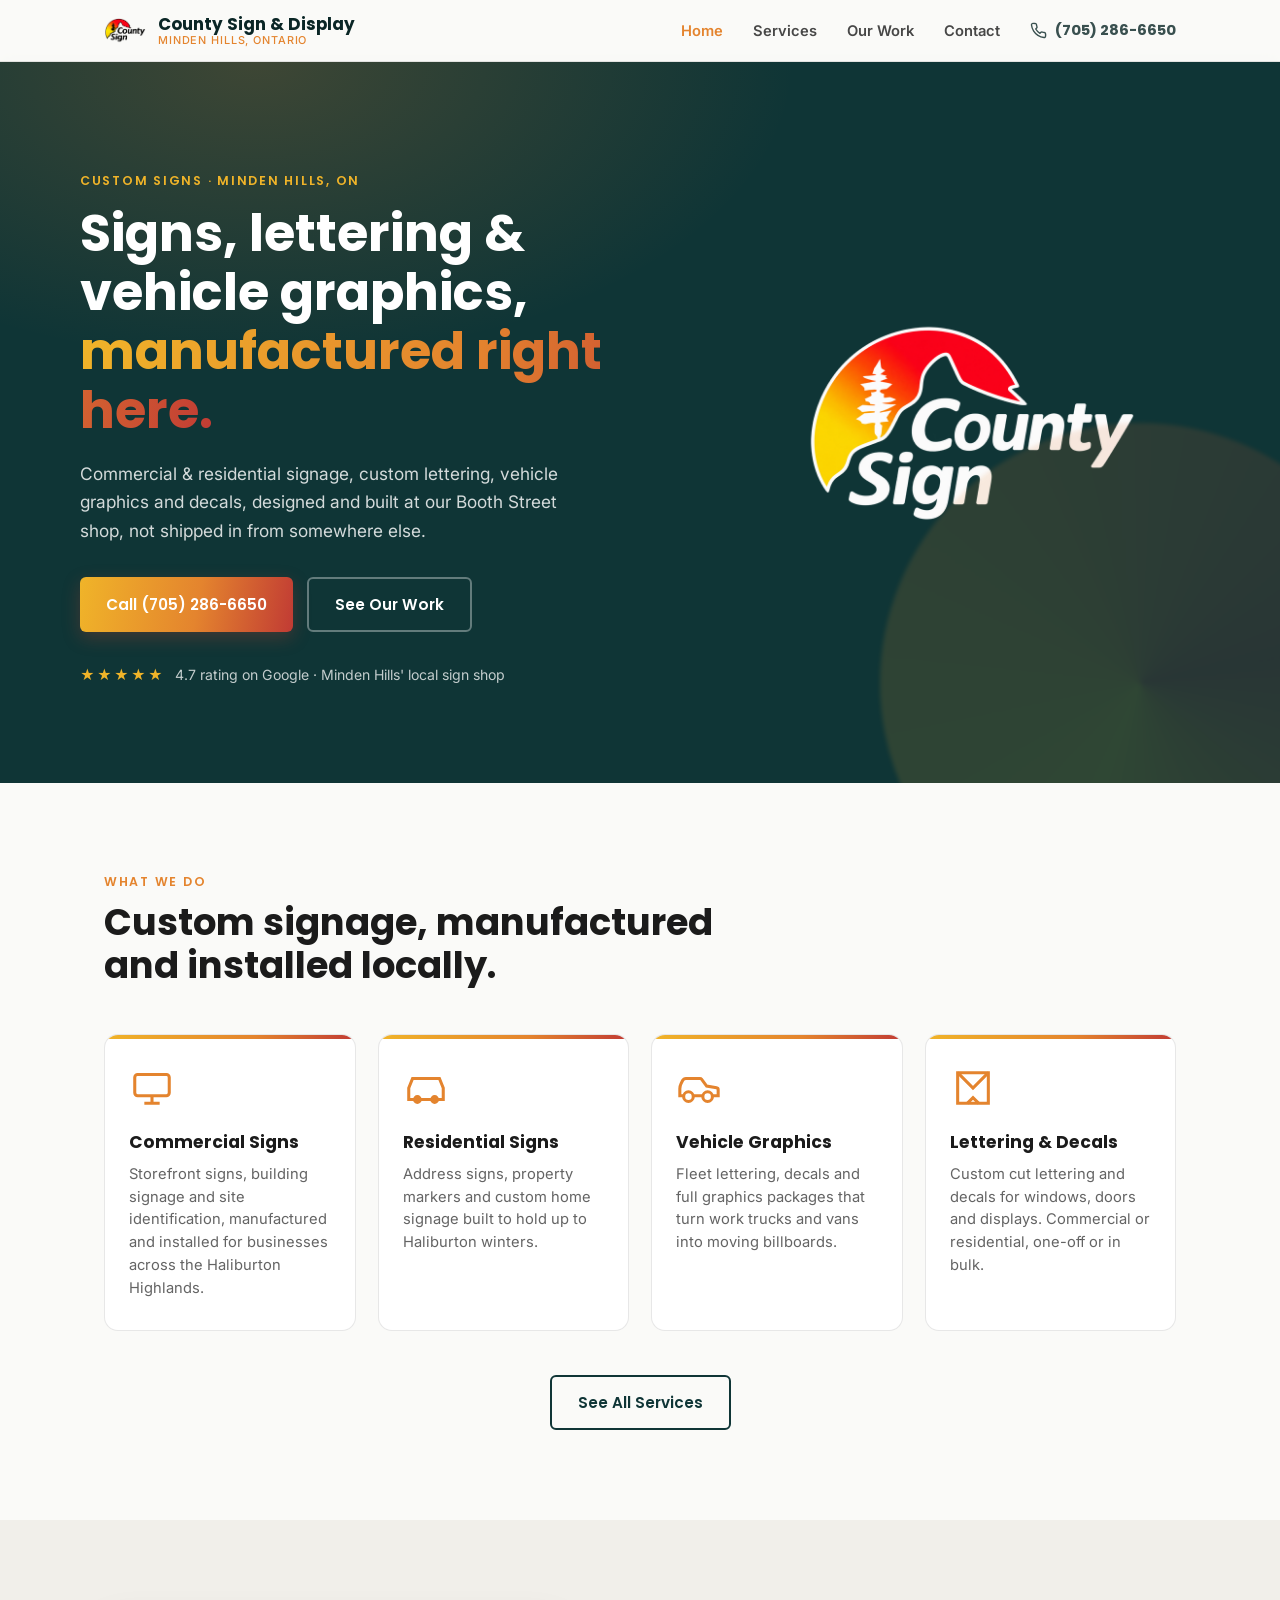
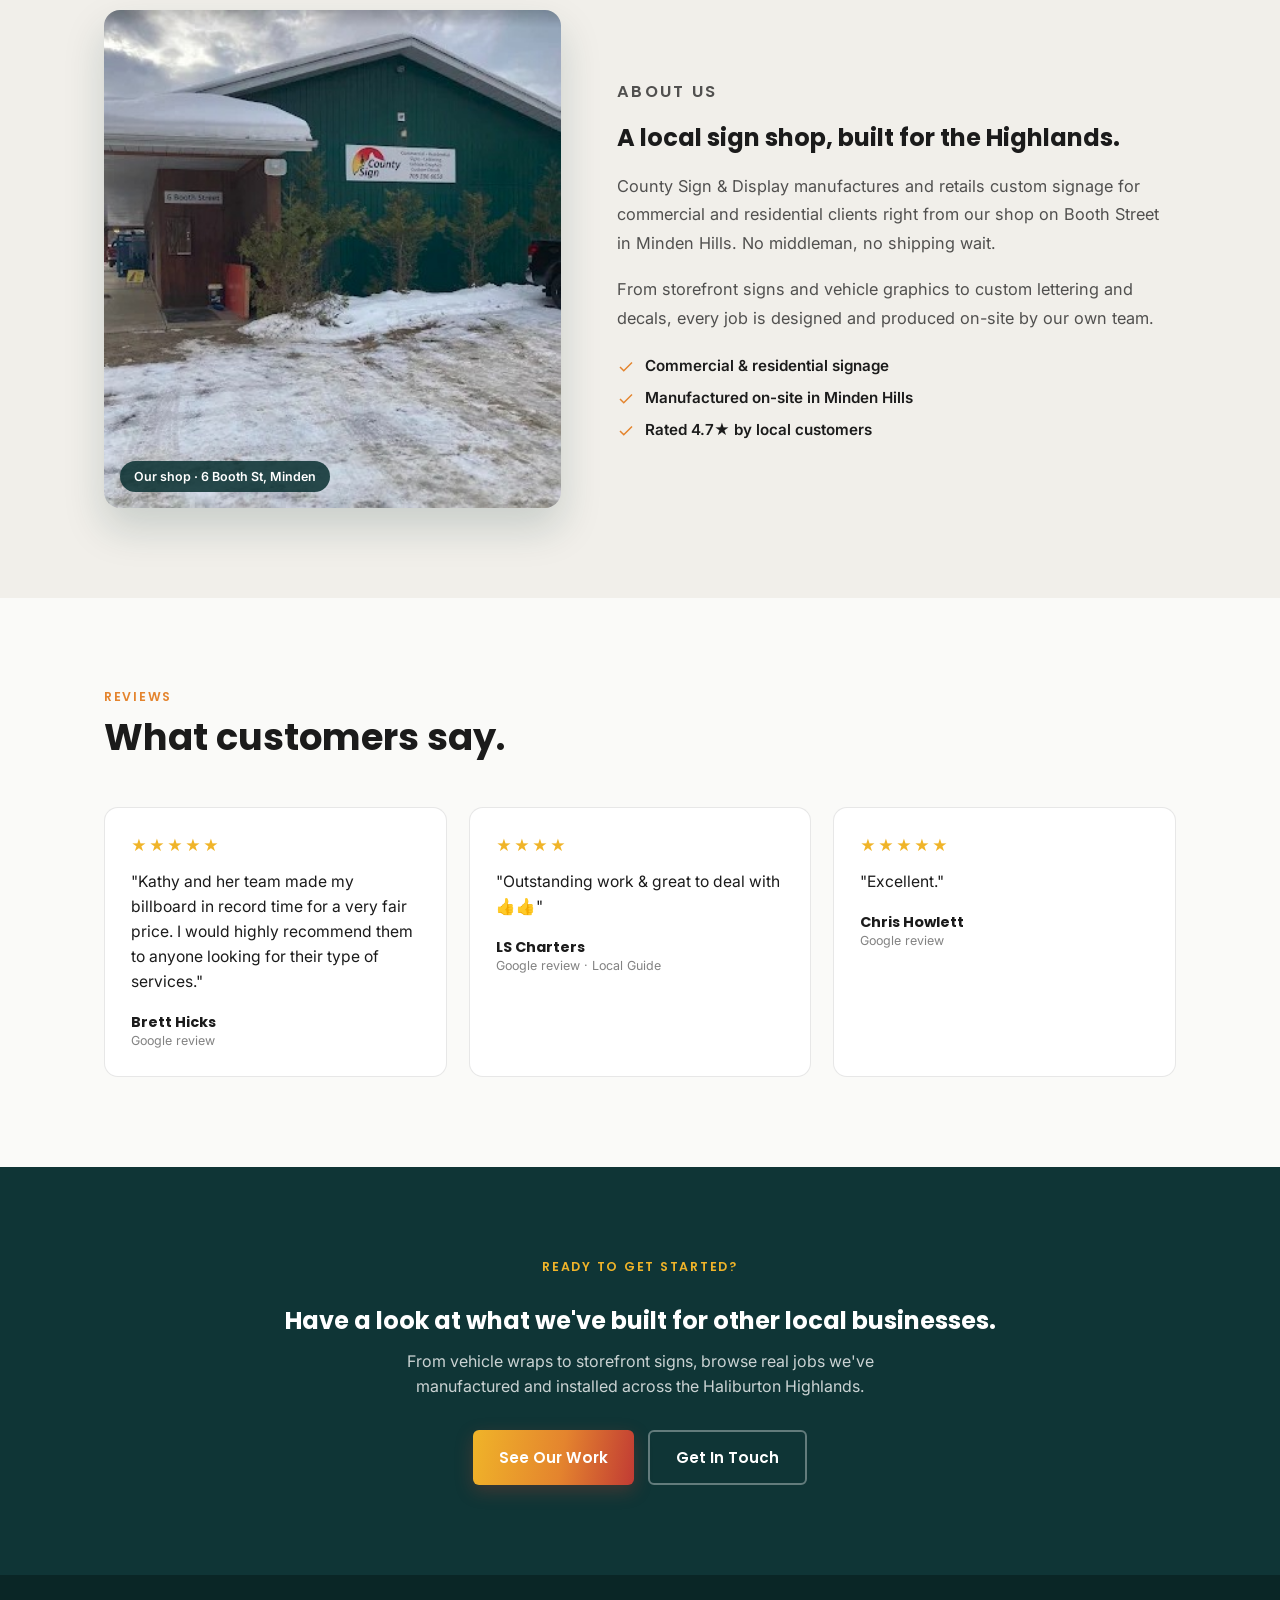
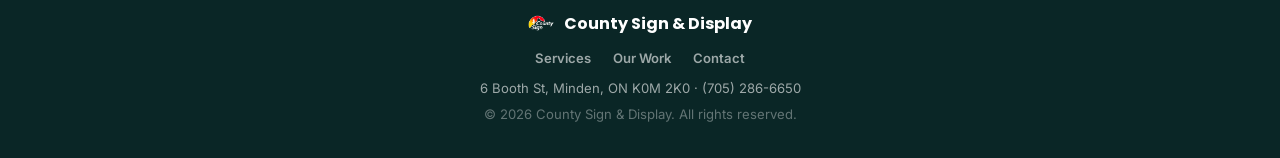
<file: index.html>
<!DOCTYPE html>
<html lang="en">
<head>
<meta charset="UTF-8">
<meta name="viewport" content="width=device-width, initial-scale=1.0">
<meta name="robots" content="noindex, nofollow">
<title>County Sign & Display | Signs, Lettering & Vehicle Graphics in Minden, ON</title>
<meta name="description" content="Custom sign manufacturing, lettering, vehicle graphics and decals for commercial and residential clients. Based on Booth St in Minden Hills, Ontario. Call (705) 286-6650.">
<link rel="preconnect" href="https://fonts.googleapis.com">
<link rel="preconnect" href="https://fonts.gstatic.com" crossorigin>
<link href="https://fonts.googleapis.com/css2?family=Poppins:wght@500;600;700;800&family=Inter:wght@400;500;600;700&display=swap" rel="stylesheet">
<link rel="icon" type="image/png" href="images/favicon-32.png">
<link rel="apple-touch-icon" href="images/apple-touch-icon.png">
<link rel="stylesheet" href="css/style.css">
</head>
<body>

<header>
  <nav>
    <a href="index.html" class="brand">
      <img src="images/logo-black.png" alt="County Sign & Display logo" class="logo-mark">
      <span class="brand-text">County Sign &amp; Display<span>Minden Hills, Ontario</span></span>
    </a>
    <button class="nav-toggle" aria-label="Toggle menu" aria-expanded="false">
      <svg class="icon-menu" viewBox="0 0 24 24" fill="none" stroke="currentColor" stroke-width="2" stroke-linecap="round"><path d="M3 6h18M3 12h18M3 18h18"/></svg>
      <svg class="icon-close" viewBox="0 0 24 24" fill="none" stroke="currentColor" stroke-width="2" stroke-linecap="round"><path d="M6 6l12 12M18 6L6 18"/></svg>
    </button>
    <div class="nav-links">
      <a href="index.html" class="hide-mobile active">Home</a>
      <a href="services.html" class="hide-mobile">Services</a>
      <a href="gallery.html" class="hide-mobile">Our Work</a>
      <a href="contact.html" class="hide-mobile">Contact</a>
      <a href="tel:17052866650" class="nav-call">
        <svg viewBox="0 0 24 24" fill="none" stroke="currentColor" stroke-width="2" stroke-linecap="round" stroke-linejoin="round"><path d="M22 16.92v3a2 2 0 0 1-2.18 2 19.79 19.79 0 0 1-8.63-3.07 19.5 19.5 0 0 1-6-6 19.79 19.79 0 0 1-3.07-8.67A2 2 0 0 1 4.11 2h3a2 2 0 0 1 2 1.72c.127.96.361 1.903.7 2.81a2 2 0 0 1-.45 2.11L8.09 9.91a16 16 0 0 0 6 6l1.27-1.27a2 2 0 0 1 2.11-.45c.907.339 1.85.573 2.81.7A2 2 0 0 1 22 16.92z"/></svg>
        (705) 286-6650
      </a>
    </div>
  </nav>
</header>

<section class="hero" id="top">
  <div class="hero-inner">
    <div>
      <p class="eyebrow" style="color: var(--gold);">Custom Signs &middot; Minden Hills, ON</p>
      <h1>Signs, lettering &amp; vehicle graphics, <span class="accent">manufactured right here.</span></h1>
      <p class="lead">Commercial &amp; residential signage, custom lettering, vehicle graphics and decals, designed and built at our Booth Street shop, not shipped in from somewhere else.</p>
      <div class="hero-ctas">
        <a href="tel:17052866650" class="btn btn-primary">Call (705) 286-6650</a>
        <a href="gallery.html" class="btn btn-outline">See Our Work</a>
      </div>
      <div class="hero-badge">
        <span class="stars">★★★★★</span>
        <span>4.7 rating on Google &middot; Minden Hills' local sign shop</span>
      </div>
    </div>
    <div class="hero-mark">
      <img src="images/logo-white.png" alt="County Sign & Display">
    </div>
  </div>
</section>

<section class="section" id="services">
  <div class="wrap">
    <div class="section-head">
      <p class="eyebrow">What We Do</p>
      <h2>Custom signage, manufactured and installed locally.</h2>
    </div>
    <div class="services-grid">
      <div class="service-card">
        <svg class="service-icon" viewBox="0 0 24 24" fill="none" stroke="var(--orange)" stroke-width="1.6"><rect x="3" y="5" width="18" height="11" rx="1.5"/><path d="M8 20h8M12 16v4"/></svg>
        <h3>Commercial Signs</h3>
        <p>Storefront signs, building signage and site identification, manufactured and installed for businesses across the Haliburton Highlands.</p>
      </div>
      <div class="service-card">
        <svg class="service-icon" viewBox="0 0 24 24" fill="none" stroke="var(--orange)" stroke-width="1.6"><path d="M3 12l2-5h14l2 5v6H3v-6z"/><circle cx="7.5" cy="18" r="1.5"/><circle cx="16.5" cy="18" r="1.5"/></svg>
        <h3>Residential Signs</h3>
        <p>Address signs, property markers and custom home signage built to hold up to Haliburton winters.</p>
      </div>
      <div class="service-card">
        <svg class="service-icon" viewBox="0 0 24 24" fill="none" stroke="var(--orange)" stroke-width="1.6"><path d="M14 16H9m10 0h3v-3.15a1 1 0 0 0-.84-.99L16 11l-2.7-3.6a1 1 0 0 0-.8-.4H5.24a2 2 0 0 0-1.8 1.1l-.8 1.63A6 6 0 0 0 2 12.42V16h2"/><circle cx="6.5" cy="16.5" r="2.5"/><circle cx="16.5" cy="16.5" r="2.5"/></svg>
        <h3>Vehicle Graphics</h3>
        <p>Fleet lettering, decals and full graphics packages that turn work trucks and vans into moving billboards.</p>
      </div>
      <div class="service-card">
        <svg class="service-icon" viewBox="0 0 24 24" fill="none" stroke="var(--orange)" stroke-width="1.6"><path d="M4 4h16v16H4z"/><path d="M4 4l8 8 8-8M9 20l3-3 3 3"/></svg>
        <h3>Lettering &amp; Decals</h3>
        <p>Custom cut lettering and decals for windows, doors and displays. Commercial or residential, one-off or in bulk.</p>
      </div>
    </div>
    <div class="section-cta">
      <a href="services.html" class="btn btn-outline on-light">See All Services</a>
    </div>
  </div>
</section>

<section class="section section-alt">
  <div class="wrap about-grid">
    <div class="about-photo">
      <img src="images/shop-exterior.jpg" alt="County Sign & Display shop at 6 Booth Street, Minden, Ontario">
      <span class="about-photo-cap">Our shop &middot; 6 Booth St, Minden</span>
    </div>
    <div class="about-copy">
      <p class="eyebrow">About Us</p>
      <h2 style="margin: 10px 0 20px;">A local sign shop, built for the Highlands.</h2>
      <p>County Sign &amp; Display manufactures and retails custom signage for commercial and residential clients right from our shop on Booth Street in Minden Hills. No middleman, no shipping wait.</p>
      <p>From storefront signs and vehicle graphics to custom lettering and decals, every job is designed and produced on-site by our own team.</p>
      <ul class="about-list">
        <li><svg viewBox="0 0 24 24" fill="none" stroke="currentColor" stroke-width="2"><path d="M20 6L9 17l-5-5"/></svg> Commercial &amp; residential signage</li>
        <li><svg viewBox="0 0 24 24" fill="none" stroke="currentColor" stroke-width="2"><path d="M20 6L9 17l-5-5"/></svg> Manufactured on-site in Minden Hills</li>
        <li><svg viewBox="0 0 24 24" fill="none" stroke="currentColor" stroke-width="2"><path d="M20 6L9 17l-5-5"/></svg> Rated 4.7★ by local customers</li>
      </ul>
    </div>
  </div>
</section>

<section class="section" id="reviews">
  <div class="wrap">
    <div class="section-head">
      <p class="eyebrow">Reviews</p>
      <h2>What customers say.</h2>
    </div>
    <div class="testi-grid">
      <div class="testi-card">
        <div class="testi-stars">★★★★★</div>
        <p class="quote">"Kathy and her team made my billboard in record time for a very fair price. I would highly recommend them to anyone looking for their type of services."</p>
        <div class="testi-name">Brett Hicks</div>
        <div class="testi-sub">Google review</div>
      </div>
      <div class="testi-card">
        <div class="testi-stars">★★★★</div>
        <p class="quote">"Outstanding work &amp; great to deal with 👍👍"</p>
        <div class="testi-name">LS Charters</div>
        <div class="testi-sub">Google review &middot; Local Guide</div>
      </div>
      <div class="testi-card">
        <div class="testi-stars">★★★★★</div>
        <p class="quote">"Excellent."</p>
        <div class="testi-name">Chris Howlett</div>
        <div class="testi-sub">Google review</div>
      </div>
    </div>
  </div>
</section>

<section class="section cta-strip">
  <div class="wrap">
    <p class="eyebrow" style="color: var(--gold);">Ready to Get Started?</p>
    <h2>Have a look at what we've built for other local businesses.</h2>
    <p>From vehicle wraps to storefront signs, browse real jobs we've manufactured and installed across the Haliburton Highlands.</p>
    <div class="hero-ctas">
      <a href="gallery.html" class="btn btn-primary">See Our Work</a>
      <a href="contact.html" class="btn btn-outline">Get In Touch</a>
    </div>
  </div>
</section>

<footer>
  <div class="foot-brand">
    <img src="images/logo-white.png" alt="County Sign & Display">
    <span>County Sign &amp; Display</span>
  </div>
  <div class="foot-links">
    <a href="services.html">Services</a>
    <a href="gallery.html">Our Work</a>
    <a href="contact.html">Contact</a>
  </div>
  <p>6 Booth St, Minden, ON K0M 2K0 &middot; (705) 286-6650</p>
  <p style="margin-top: 10px; opacity: 0.6;">&copy; 2026 County Sign &amp; Display. All rights reserved.</p>
</footer>

<script src="js/main.js"></script>
</body>
</html>
</file>
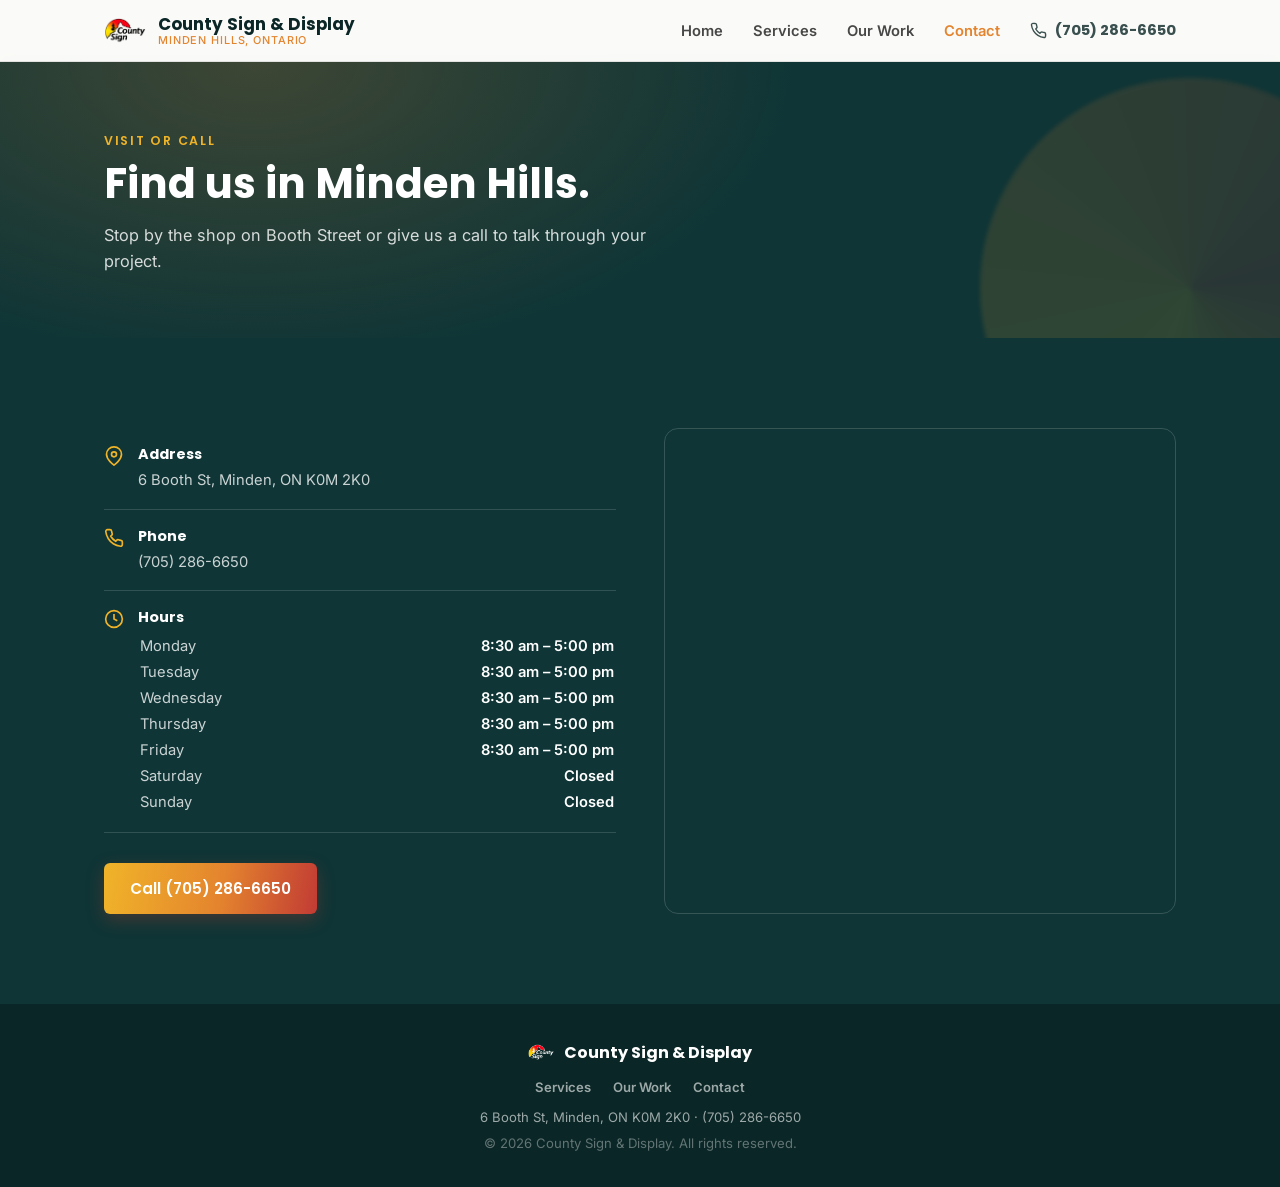
<file: contact.html>
<!DOCTYPE html>
<html lang="en">
<head>
<meta charset="UTF-8">
<meta name="viewport" content="width=device-width, initial-scale=1.0">
<meta name="robots" content="noindex, nofollow">
<title>Contact | County Sign & Display | Minden, ON</title>
<meta name="description" content="Visit County Sign & Display at 6 Booth St, Minden, ON or call (705) 286-6650. Hours, directions and map.">
<link rel="preconnect" href="https://fonts.googleapis.com">
<link rel="preconnect" href="https://fonts.gstatic.com" crossorigin>
<link href="https://fonts.googleapis.com/css2?family=Poppins:wght@500;600;700;800&family=Inter:wght@400;500;600;700&display=swap" rel="stylesheet">
<link rel="icon" type="image/png" href="images/favicon-32.png">
<link rel="apple-touch-icon" href="images/apple-touch-icon.png">
<link rel="stylesheet" href="css/style.css">
</head>
<body>

<header>
  <nav>
    <a href="index.html" class="brand">
      <img src="images/logo-black.png" alt="County Sign & Display logo" class="logo-mark">
      <span class="brand-text">County Sign &amp; Display<span>Minden Hills, Ontario</span></span>
    </a>
    <button class="nav-toggle" aria-label="Toggle menu" aria-expanded="false">
      <svg class="icon-menu" viewBox="0 0 24 24" fill="none" stroke="currentColor" stroke-width="2" stroke-linecap="round"><path d="M3 6h18M3 12h18M3 18h18"/></svg>
      <svg class="icon-close" viewBox="0 0 24 24" fill="none" stroke="currentColor" stroke-width="2" stroke-linecap="round"><path d="M6 6l12 12M18 6L6 18"/></svg>
    </button>
    <div class="nav-links">
      <a href="index.html" class="hide-mobile">Home</a>
      <a href="services.html" class="hide-mobile">Services</a>
      <a href="gallery.html" class="hide-mobile">Our Work</a>
      <a href="contact.html" class="hide-mobile active">Contact</a>
      <a href="tel:17052866650" class="nav-call">
        <svg viewBox="0 0 24 24" fill="none" stroke="currentColor" stroke-width="2" stroke-linecap="round" stroke-linejoin="round"><path d="M22 16.92v3a2 2 0 0 1-2.18 2 19.79 19.79 0 0 1-8.63-3.07 19.5 19.5 0 0 1-6-6 19.79 19.79 0 0 1-3.07-8.67A2 2 0 0 1 4.11 2h3a2 2 0 0 1 2 1.72c.127.96.361 1.903.7 2.81a2 2 0 0 1-.45 2.11L8.09 9.91a16 16 0 0 0 6 6l1.27-1.27a2 2 0 0 1 2.11-.45c.907.339 1.85.573 2.81.7A2 2 0 0 1 22 16.92z"/></svg>
        (705) 286-6650
      </a>
    </div>
  </nav>
</header>

<section class="page-hero">
  <div class="wrap">
    <p class="eyebrow" style="color: var(--gold);">Visit or Call</p>
    <h1>Find us in Minden Hills.</h1>
    <p class="lead">Stop by the shop on Booth Street or give us a call to talk through your project.</p>
  </div>
</section>

<section class="section location">
  <div class="wrap location-grid">
    <div>
      <div class="info-row">
        <svg viewBox="0 0 24 24" fill="none" stroke="currentColor" stroke-width="2"><path d="M21 10c0 7-9 13-9 13s-9-6-9-13a9 9 0 0 1 18 0z"/><circle cx="12" cy="10" r="3"/></svg>
        <div><h4>Address</h4><p>6 Booth St, Minden, ON K0M 2K0</p></div>
      </div>
      <div class="info-row">
        <svg viewBox="0 0 24 24" fill="none" stroke="currentColor" stroke-width="2"><path d="M22 16.92v3a2 2 0 0 1-2.18 2 19.79 19.79 0 0 1-8.63-3.07 19.5 19.5 0 0 1-6-6 19.79 19.79 0 0 1-3.07-8.67A2 2 0 0 1 4.11 2h3a2 2 0 0 1 2 1.72c.127.96.361 1.903.7 2.81a2 2 0 0 1-.45 2.11L8.09 9.91a16 16 0 0 0 6 6l1.27-1.27a2 2 0 0 1 2.11-.45c.907.339 1.85.573 2.81.7A2 2 0 0 1 22 16.92z"/></svg>
        <div><h4>Phone</h4><a href="tel:17052866650">(705) 286-6650</a></div>
      </div>
      <div class="info-row">
        <svg viewBox="0 0 24 24" fill="none" stroke="currentColor" stroke-width="2"><circle cx="12" cy="12" r="10"/><path d="M12 6v6l4 2"/></svg>
        <div style="width:100%;">
          <h4>Hours</h4>
          <table class="hours-table">
            <tr><td>Monday</td><td>8:30 am – 5:00 pm</td></tr>
            <tr><td>Tuesday</td><td>8:30 am – 5:00 pm</td></tr>
            <tr><td>Wednesday</td><td>8:30 am – 5:00 pm</td></tr>
            <tr><td>Thursday</td><td>8:30 am – 5:00 pm</td></tr>
            <tr><td>Friday</td><td>8:30 am – 5:00 pm</td></tr>
            <tr><td>Saturday</td><td>Closed</td></tr>
            <tr><td>Sunday</td><td>Closed</td></tr>
          </table>
        </div>
      </div>
      <div style="margin-top: 30px;">
        <a href="tel:17052866650" class="btn btn-primary">Call (705) 286-6650</a>
      </div>
    </div>
    <div class="map-frame">
      <iframe src="https://www.google.com/maps?q=6+Booth+St,+Minden,+ON+K0M+2K0&output=embed" loading="lazy" referrerpolicy="no-referrer-when-downgrade" title="Map to County Sign & Display, 6 Booth St, Minden, ON"></iframe>
    </div>
  </div>
</section>

<footer>
  <div class="foot-brand">
    <img src="images/logo-white.png" alt="County Sign & Display">
    <span>County Sign &amp; Display</span>
  </div>
  <div class="foot-links">
    <a href="services.html">Services</a>
    <a href="gallery.html">Our Work</a>
    <a href="contact.html">Contact</a>
  </div>
  <p>6 Booth St, Minden, ON K0M 2K0 &middot; (705) 286-6650</p>
  <p style="margin-top: 10px; opacity: 0.6;">&copy; 2026 County Sign &amp; Display. All rights reserved.</p>
</footer>

<script src="js/main.js"></script>
</body>
</html>
</file>
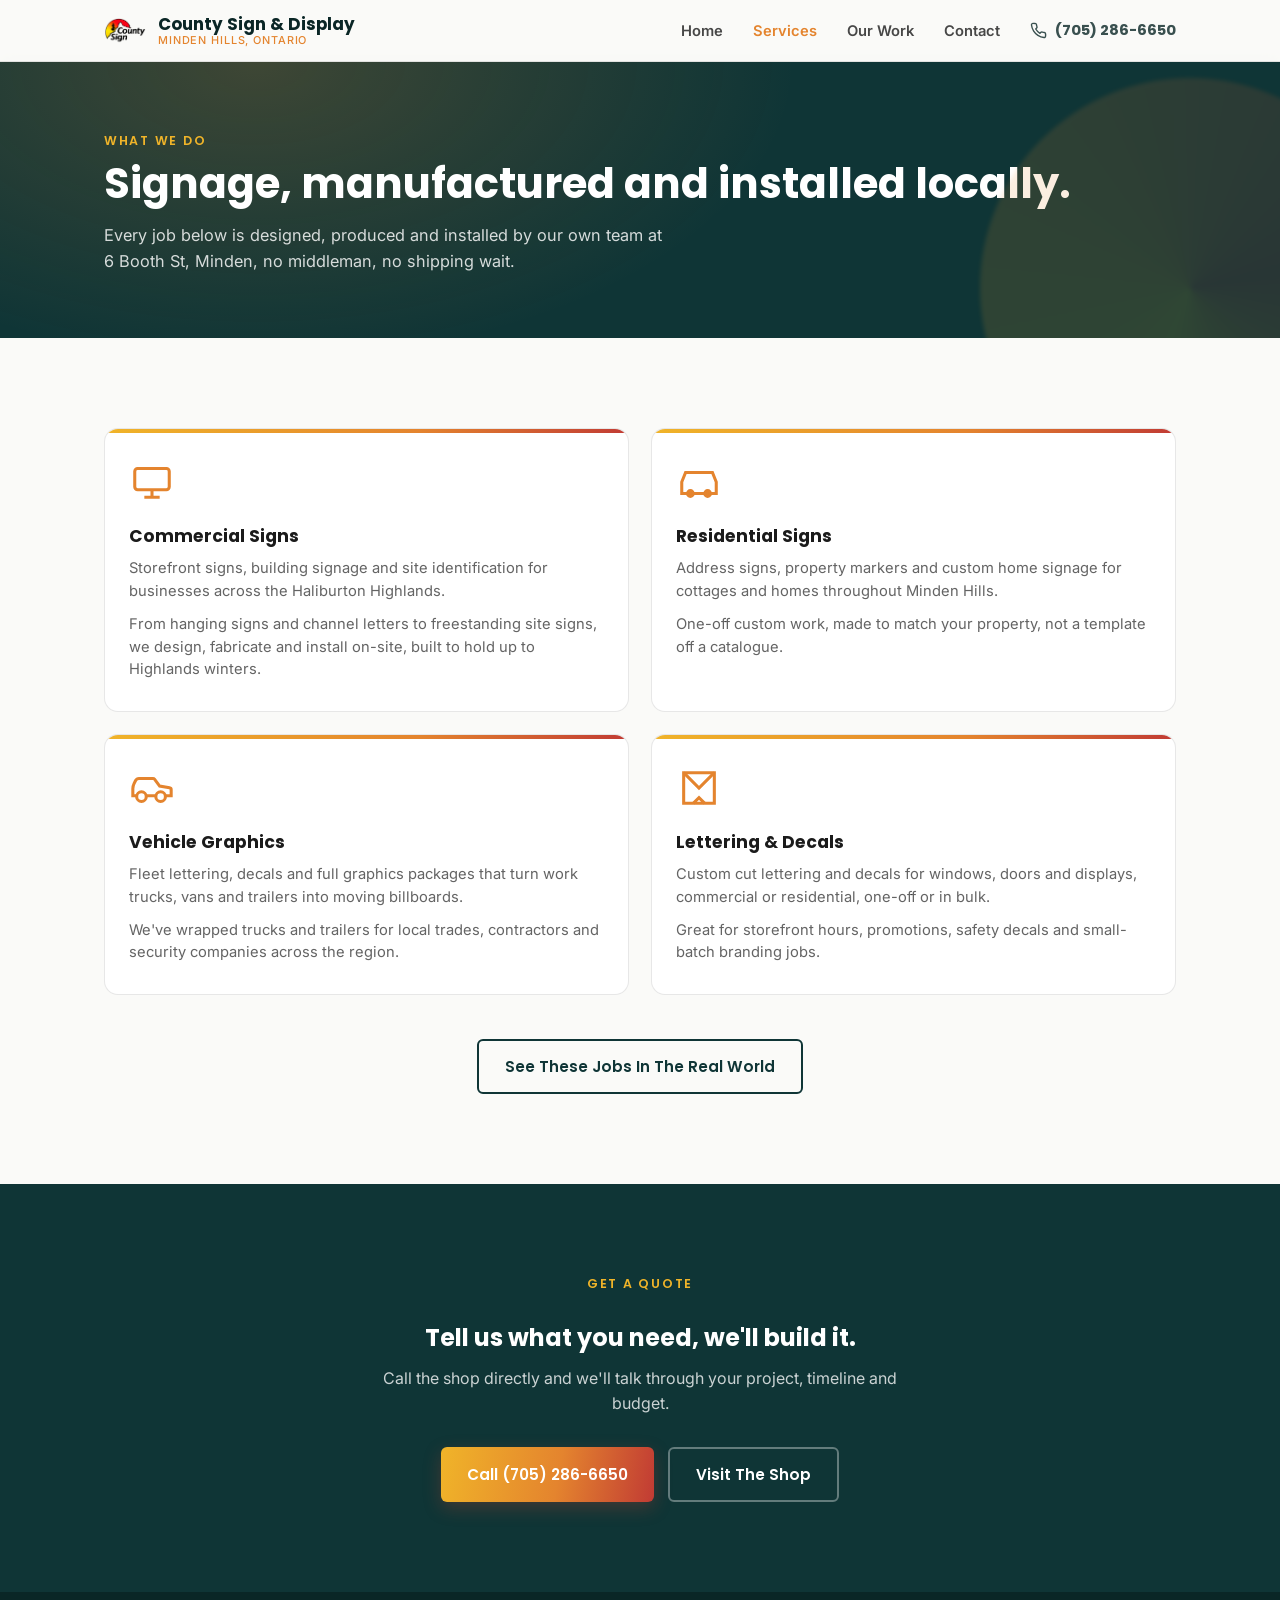
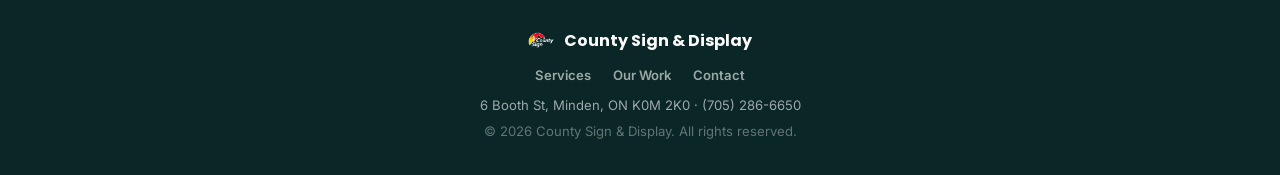
<file: services.html>
<!DOCTYPE html>
<html lang="en">
<head>
<meta charset="UTF-8">
<meta name="viewport" content="width=device-width, initial-scale=1.0">
<meta name="robots" content="noindex, nofollow">
<title>Services | County Sign & Display | Minden, ON</title>
<meta name="description" content="Commercial signs, residential signs, vehicle graphics and custom lettering &amp; decals, manufactured and installed by County Sign & Display in Minden Hills, Ontario.">
<link rel="preconnect" href="https://fonts.googleapis.com">
<link rel="preconnect" href="https://fonts.gstatic.com" crossorigin>
<link href="https://fonts.googleapis.com/css2?family=Poppins:wght@500;600;700;800&family=Inter:wght@400;500;600;700&display=swap" rel="stylesheet">
<link rel="icon" type="image/png" href="images/favicon-32.png">
<link rel="apple-touch-icon" href="images/apple-touch-icon.png">
<link rel="stylesheet" href="css/style.css">
</head>
<body>

<header>
  <nav>
    <a href="index.html" class="brand">
      <img src="images/logo-black.png" alt="County Sign & Display logo" class="logo-mark">
      <span class="brand-text">County Sign &amp; Display<span>Minden Hills, Ontario</span></span>
    </a>
    <button class="nav-toggle" aria-label="Toggle menu" aria-expanded="false">
      <svg class="icon-menu" viewBox="0 0 24 24" fill="none" stroke="currentColor" stroke-width="2" stroke-linecap="round"><path d="M3 6h18M3 12h18M3 18h18"/></svg>
      <svg class="icon-close" viewBox="0 0 24 24" fill="none" stroke="currentColor" stroke-width="2" stroke-linecap="round"><path d="M6 6l12 12M18 6L6 18"/></svg>
    </button>
    <div class="nav-links">
      <a href="index.html" class="hide-mobile">Home</a>
      <a href="services.html" class="hide-mobile active">Services</a>
      <a href="gallery.html" class="hide-mobile">Our Work</a>
      <a href="contact.html" class="hide-mobile">Contact</a>
      <a href="tel:17052866650" class="nav-call">
        <svg viewBox="0 0 24 24" fill="none" stroke="currentColor" stroke-width="2" stroke-linecap="round" stroke-linejoin="round"><path d="M22 16.92v3a2 2 0 0 1-2.18 2 19.79 19.79 0 0 1-8.63-3.07 19.5 19.5 0 0 1-6-6 19.79 19.79 0 0 1-3.07-8.67A2 2 0 0 1 4.11 2h3a2 2 0 0 1 2 1.72c.127.96.361 1.903.7 2.81a2 2 0 0 1-.45 2.11L8.09 9.91a16 16 0 0 0 6 6l1.27-1.27a2 2 0 0 1 2.11-.45c.907.339 1.85.573 2.81.7A2 2 0 0 1 22 16.92z"/></svg>
        (705) 286-6650
      </a>
    </div>
  </nav>
</header>

<section class="page-hero">
  <div class="wrap">
    <p class="eyebrow" style="color: var(--gold);">What We Do</p>
    <h1>Signage, manufactured and installed locally.</h1>
    <p class="lead">Every job below is designed, produced and installed by our own team at 6 Booth St, Minden, no middleman, no shipping wait.</p>
  </div>
</section>

<section class="section">
  <div class="wrap">
    <div class="services-grid detailed">
      <div class="service-card">
        <svg class="service-icon" viewBox="0 0 24 24" fill="none" stroke="var(--orange)" stroke-width="1.6"><rect x="3" y="5" width="18" height="11" rx="1.5"/><path d="M8 20h8M12 16v4"/></svg>
        <h3>Commercial Signs</h3>
        <p>Storefront signs, building signage and site identification for businesses across the Haliburton Highlands.</p>
        <p>From hanging signs and channel letters to freestanding site signs, we design, fabricate and install on-site, built to hold up to Highlands winters.</p>
      </div>
      <div class="service-card">
        <svg class="service-icon" viewBox="0 0 24 24" fill="none" stroke="var(--orange)" stroke-width="1.6"><path d="M3 12l2-5h14l2 5v6H3v-6z"/><circle cx="7.5" cy="18" r="1.5"/><circle cx="16.5" cy="18" r="1.5"/></svg>
        <h3>Residential Signs</h3>
        <p>Address signs, property markers and custom home signage for cottages and homes throughout Minden Hills.</p>
        <p>One-off custom work, made to match your property, not a template off a catalogue.</p>
      </div>
      <div class="service-card">
        <svg class="service-icon" viewBox="0 0 24 24" fill="none" stroke="var(--orange)" stroke-width="1.6"><path d="M14 16H9m10 0h3v-3.15a1 1 0 0 0-.84-.99L16 11l-2.7-3.6a1 1 0 0 0-.8-.4H5.24a2 2 0 0 0-1.8 1.1l-.8 1.63A6 6 0 0 0 2 12.42V16h2"/><circle cx="6.5" cy="16.5" r="2.5"/><circle cx="16.5" cy="16.5" r="2.5"/></svg>
        <h3>Vehicle Graphics</h3>
        <p>Fleet lettering, decals and full graphics packages that turn work trucks, vans and trailers into moving billboards.</p>
        <p>We've wrapped trucks and trailers for local trades, contractors and security companies across the region.</p>
      </div>
      <div class="service-card">
        <svg class="service-icon" viewBox="0 0 24 24" fill="none" stroke="var(--orange)" stroke-width="1.6"><path d="M4 4h16v16H4z"/><path d="M4 4l8 8 8-8M9 20l3-3 3 3"/></svg>
        <h3>Lettering &amp; Decals</h3>
        <p>Custom cut lettering and decals for windows, doors and displays, commercial or residential, one-off or in bulk.</p>
        <p>Great for storefront hours, promotions, safety decals and small-batch branding jobs.</p>
      </div>
    </div>
    <div class="section-cta">
      <a href="gallery.html" class="btn btn-outline on-light">See These Jobs In The Real World</a>
    </div>
  </div>
</section>

<section class="section cta-strip">
  <div class="wrap">
    <p class="eyebrow" style="color: var(--gold);">Get A Quote</p>
    <h2>Tell us what you need, we'll build it.</h2>
    <p>Call the shop directly and we'll talk through your project, timeline and budget.</p>
    <div class="hero-ctas">
      <a href="tel:17052866650" class="btn btn-primary">Call (705) 286-6650</a>
      <a href="contact.html" class="btn btn-outline">Visit The Shop</a>
    </div>
  </div>
</section>

<footer>
  <div class="foot-brand">
    <img src="images/logo-white.png" alt="County Sign & Display">
    <span>County Sign &amp; Display</span>
  </div>
  <div class="foot-links">
    <a href="services.html">Services</a>
    <a href="gallery.html">Our Work</a>
    <a href="contact.html">Contact</a>
  </div>
  <p>6 Booth St, Minden, ON K0M 2K0 &middot; (705) 286-6650</p>
  <p style="margin-top: 10px; opacity: 0.6;">&copy; 2026 County Sign &amp; Display. All rights reserved.</p>
</footer>

<script src="js/main.js"></script>
</body>
</html>
</file>
<file: css/style.css>
:root {
  /* Sunrise-arc gradient, matches the real County Sign & Display logo */
  --gold: #F0B429;
  --orange: #E4842E;
  --red: #C13B34;
  /* Deep teal sampled from the shop's siding paint */
  --teal: #0F3536;
  --teal-dark: #0A2626;
  --ink: #1B1B1B;
  --paper: #FAFAF8;
  --paper-dim: #F1EFEA;
  --line: rgba(27,27,27,0.1);
}

* { margin: 0; padding: 0; box-sizing: border-box; }
html { scroll-behavior: smooth; }

body {
  font-family: 'Inter', sans-serif;
  background: var(--paper);
  color: var(--ink);
  overflow-x: hidden;
}

h1, h2, h3, .display {
  font-family: 'Poppins', sans-serif;
  font-weight: 700;
  line-height: 1.15;
}

a { text-decoration: none; color: inherit; }
img { max-width: 100%; display: block; }

.wrap {
  max-width: 1120px;
  margin: 0 auto;
  padding: 0 24px;
}

.eyebrow {
  font-family: 'Poppins', sans-serif;
  font-weight: 600;
  font-size: 0.78rem;
  letter-spacing: 0.14em;
  text-transform: uppercase;
  color: var(--orange);
}

.btn {
  display: inline-flex;
  align-items: center;
  gap: 8px;
  font-family: 'Poppins', sans-serif;
  font-weight: 600;
  font-size: 0.95rem;
  padding: 14px 26px;
  border-radius: 6px;
  transition: transform 0.15s ease, box-shadow 0.15s ease;
  cursor: pointer;
  border: none;
}
.btn-primary {
  background: linear-gradient(100deg, var(--gold), var(--orange) 55%, var(--red));
  color: #fff;
  box-shadow: 0 6px 18px rgba(196,66,48,0.28);
}
.btn-primary:hover { transform: translateY(-2px); box-shadow: 0 10px 22px rgba(196,66,48,0.34); }
.btn-outline {
  border: 2px solid rgba(255,255,255,0.35);
  color: #fff;
}
.btn-outline:hover { border-color: #fff; }
.btn-outline.on-light {
  border-color: var(--teal);
  color: var(--teal);
}

/* ---------- LOGO MARK (shared) ---------- */
.logo-mark { width: 42px; height: auto; flex-shrink: 0; }

/* ---------- NAV ---------- */
header {
  position: sticky;
  top: 0;
  z-index: 100;
  background: rgba(250,250,248,0.92);
  backdrop-filter: blur(8px);
  border-bottom: 1px solid var(--line);
}
nav {
  display: flex;
  align-items: center;
  justify-content: space-between;
  padding: 14px 24px;
  max-width: 1120px;
  margin: 0 auto;
}
.brand {
  display: flex;
  align-items: center;
  gap: 12px;
}
.brand-text {
  font-family: 'Poppins', sans-serif;
  font-weight: 700;
  font-size: 1.05rem;
  line-height: 1.2;
  color: var(--teal-dark);
}
.brand-text span {
  display: block;
  font-family: 'Inter', sans-serif;
  font-weight: 500;
  font-size: 0.68rem;
  letter-spacing: 0.08em;
  text-transform: uppercase;
  color: var(--orange);
}
.nav-links {
  display: flex;
  align-items: center;
  gap: 30px;
  font-weight: 600;
  font-size: 0.92rem;
}
.nav-links a { opacity: 0.8; }
.nav-links a:hover { opacity: 1; color: var(--orange); }
.nav-links a.active { opacity: 1; color: var(--orange); }
.nav-call {
  display: flex;
  align-items: center;
  gap: 8px;
  font-family: 'Poppins', sans-serif;
  font-weight: 700;
  color: var(--teal-dark);
}
.nav-call svg { width: 17px; height: 17px; flex-shrink: 0; }
.nav-mobile-hide { display: flex; }

.nav-toggle {
  display: none;
  background: none;
  border: none;
  padding: 6px;
  cursor: pointer;
  color: var(--teal-dark);
}
.nav-toggle svg { width: 26px; height: 26px; }
.nav-toggle .icon-close { display: none; }
.nav-toggle.open .icon-menu { display: none; }
.nav-toggle.open .icon-close { display: block; }

@media (max-width: 720px) {
  .nav-toggle { display: flex; }
  nav { position: relative; }
  .nav-links {
    position: absolute;
    top: 100%;
    left: 0;
    right: 0;
    background: var(--paper);
    flex-direction: column;
    align-items: flex-start;
    gap: 0;
    max-height: 0;
    overflow: hidden;
    border-bottom: 1px solid var(--line);
    transition: max-height 0.25s ease;
    box-shadow: 0 12px 20px rgba(27,27,27,0.06);
  }
  .nav-links.open { max-height: 340px; }
  .nav-links a.hide-mobile {
    display: block;
    width: 100%;
    padding: 14px 24px;
    border-bottom: 1px solid var(--line);
  }
  .nav-links .nav-call { padding: 14px 24px; width: 100%; }
  .brand-text { font-size: 0.92rem; }
}
@media (max-width: 480px) {
  nav { flex-wrap: nowrap; }
  .brand-text span { display: none; }
  .nav-call { font-size: 0.85rem; white-space: nowrap; }
}

/* ---------- HERO (home) ---------- */
.hero {
  position: relative;
  background: radial-gradient(ellipse 900px 500px at 20% 0%, rgba(228,132,46,0.22), transparent 60%), var(--teal);
  color: #fff;
  padding: 110px 24px 100px;
  overflow: hidden;
}
.hero::after {
  content: "";
  position: absolute;
  right: -120px;
  bottom: -160px;
  width: 520px;
  height: 520px;
  border-radius: 50%;
  background: conic-gradient(from 200deg, var(--gold), var(--orange), var(--red), var(--gold));
  opacity: 0.14;
  filter: blur(2px);
}
.hero-inner {
  position: relative;
  max-width: 1120px;
  margin: 0 auto;
  display: grid;
  grid-template-columns: 1.15fr 0.85fr;
  gap: 48px;
  align-items: center;
}
.hero h1 {
  font-size: clamp(2.1rem, 4.4vw, 3.2rem);
  margin: 14px 0 20px;
}
.hero h1 .accent {
  background: linear-gradient(100deg, var(--gold), var(--orange) 60%, var(--red));
  -webkit-background-clip: text;
  background-clip: text;
  color: transparent;
}
.hero p.lead {
  font-size: 1.08rem;
  line-height: 1.65;
  color: rgba(255,255,255,0.82);
  max-width: 46ch;
  margin-bottom: 32px;
}
.hero-ctas { display: flex; flex-wrap: wrap; gap: 14px; }
.hero-badge {
  margin-top: 34px;
  display: flex;
  align-items: center;
  gap: 10px;
  font-size: 0.88rem;
  color: rgba(255,255,255,0.75);
}
.stars { color: var(--gold); letter-spacing: 2px; }

.hero-mark {
  display: flex;
  justify-content: center;
  align-items: center;
}
.hero-mark img { width: 100%; max-width: 340px; }

@media (max-width: 860px) {
  .hero-inner { grid-template-columns: 1fr; }
  .hero-mark { order: -1; max-width: 220px; margin: 0 auto; }
}

/* ---------- PAGE HERO (sub-pages) ---------- */
.page-hero {
  position: relative;
  background: radial-gradient(ellipse 900px 500px at 20% 0%, rgba(228,132,46,0.22), transparent 60%), var(--teal);
  color: #fff;
  padding: 70px 24px 64px;
  overflow: hidden;
}
.page-hero::after {
  content: "";
  position: absolute;
  right: -120px;
  bottom: -160px;
  width: 420px;
  height: 420px;
  border-radius: 50%;
  background: conic-gradient(from 200deg, var(--gold), var(--orange), var(--red), var(--gold));
  opacity: 0.14;
  filter: blur(2px);
}
.page-hero .wrap { position: relative; }
.page-hero h1 {
  font-size: clamp(1.9rem, 3.6vw, 2.6rem);
  margin-top: 10px;
}
.page-hero p.lead {
  margin-top: 14px;
  font-size: 1.02rem;
  line-height: 1.6;
  color: rgba(255,255,255,0.82);
  max-width: 56ch;
}

/* ---------- SECTION HEADS ---------- */
.section { padding: 90px 24px; }
.section-head { max-width: 640px; margin-bottom: 48px; }
.section-head h2 { font-size: clamp(1.7rem, 3vw, 2.3rem); margin-top: 10px; }
.section-alt { background: var(--paper-dim); }

/* ---------- SERVICES ---------- */
.services-grid {
  display: grid;
  grid-template-columns: repeat(4, 1fr);
  gap: 22px;
}
.services-grid.detailed { grid-template-columns: repeat(2, 1fr); }
.service-card {
  background: #fff;
  border: 1px solid var(--line);
  border-radius: 14px;
  padding: 30px 24px;
  position: relative;
  overflow: hidden;
}
.service-card::before {
  content: "";
  position: absolute;
  top: 0; left: 0; right: 0;
  height: 4px;
  background: linear-gradient(100deg, var(--gold), var(--orange) 60%, var(--red));
}
.service-icon {
  width: 46px;
  height: 46px;
  margin-bottom: 18px;
}
.service-card h3 {
  font-size: 1.08rem;
  margin-bottom: 10px;
}
.service-card p {
  font-size: 0.92rem;
  line-height: 1.55;
  color: rgba(27,27,27,0.68);
}
.service-card p + p { margin-top: 10px; }

@media (max-width: 980px) {
  .services-grid { grid-template-columns: repeat(2, 1fr); }
}
@media (max-width: 560px) {
  .services-grid, .services-grid.detailed { grid-template-columns: 1fr; }
}

.section-cta { text-align: center; margin-top: 44px; }

/* ---------- ABOUT / PHOTO ---------- */
.about-grid {
  display: grid;
  grid-template-columns: 0.9fr 1.1fr;
  gap: 56px;
  align-items: center;
}
.about-photo {
  border-radius: 16px;
  overflow: hidden;
  box-shadow: 0 20px 40px rgba(15,53,54,0.18);
  position: relative;
}
.about-photo img { width: 100%; height: 100%; object-fit: cover; }
.about-photo-cap {
  position: absolute;
  left: 16px;
  bottom: 16px;
  background: rgba(15,53,54,0.88);
  color: #fff;
  font-size: 0.78rem;
  font-weight: 600;
  padding: 8px 14px;
  border-radius: 999px;
}
.about-copy p {
  font-size: 1.02rem;
  line-height: 1.75;
  color: rgba(27,27,27,0.75);
  margin-bottom: 18px;
}
.about-list {
  list-style: none;
  margin-top: 24px;
  display: grid;
  gap: 12px;
}
.about-list li {
  display: flex;
  align-items: flex-start;
  gap: 10px;
  font-weight: 600;
  font-size: 0.95rem;
}
.about-list svg { width: 18px; height: 18px; flex-shrink: 0; margin-top: 2px; color: var(--orange); }

@media (max-width: 860px) {
  .about-grid { grid-template-columns: 1fr; }
}

/* ---------- TESTIMONIALS ---------- */
.testi-grid {
  display: grid;
  grid-template-columns: repeat(3, 1fr);
  gap: 22px;
}
.testi-card {
  background: #fff;
  border-radius: 14px;
  padding: 28px 26px;
  border: 1px solid var(--line);
}
.testi-stars { color: var(--gold); font-size: 0.95rem; margin-bottom: 14px; letter-spacing: 2px; }
.testi-card p.quote {
  font-size: 0.98rem;
  line-height: 1.6;
  margin-bottom: 18px;
  color: var(--ink);
}
.testi-name { font-family: 'Poppins', sans-serif; font-weight: 700; font-size: 0.9rem; }
.testi-sub { font-size: 0.78rem; color: rgba(27,27,27,0.55); }

@media (max-width: 860px) {
  .testi-grid { grid-template-columns: 1fr; }
}

/* ---------- CTA STRIP ---------- */
.cta-strip {
  background: var(--teal);
  color: #fff;
  text-align: center;
}
.cta-strip h2 { color: #fff; margin-bottom: 14px; }
.cta-strip p { color: rgba(255,255,255,0.78); max-width: 52ch; margin: 0 auto 30px; line-height: 1.6; }
.cta-strip .hero-ctas { justify-content: center; }

/* ---------- GALLERY ---------- */
.gallery-intro { max-width: 700px; margin-bottom: 48px; }
.gallery-grid {
  display: grid;
  grid-template-columns: repeat(3, 1fr);
  gap: 20px;
}
.gallery-item {
  background: #fff;
  border: 1px solid var(--line);
  border-radius: 14px;
  overflow: hidden;
  cursor: pointer;
  transition: transform 0.18s ease, box-shadow 0.18s ease;
}
.gallery-item:hover {
  transform: translateY(-4px);
  box-shadow: 0 14px 30px rgba(15,53,54,0.14);
}
.gallery-item .thumb {
  aspect-ratio: 4 / 3;
  overflow: hidden;
}
.gallery-item .thumb img {
  width: 100%;
  height: 100%;
  object-fit: cover;
}
.gallery-cap {
  padding: 16px 18px;
}
.gallery-cap .tag {
  font-family: 'Poppins', sans-serif;
  font-weight: 600;
  font-size: 0.72rem;
  letter-spacing: 0.08em;
  text-transform: uppercase;
  color: var(--orange);
  display: block;
  margin-bottom: 6px;
}
.gallery-cap .title {
  font-family: 'Poppins', sans-serif;
  font-weight: 700;
  font-size: 0.98rem;
  color: var(--teal-dark);
}

@media (max-width: 980px) {
  .gallery-grid { grid-template-columns: repeat(2, 1fr); }
}
@media (max-width: 560px) {
  .gallery-grid { grid-template-columns: 1fr; }
}

/* Lightbox */
.lightbox {
  position: fixed;
  inset: 0;
  background: rgba(10,38,38,0.92);
  display: none;
  align-items: center;
  justify-content: center;
  z-index: 1000;
  padding: 40px 24px;
}
.lightbox.open { display: flex; }
.lightbox-inner {
  max-width: 900px;
  max-height: 88vh;
  width: 100%;
  text-align: center;
}
.lightbox-inner img {
  max-height: 72vh;
  width: auto;
  max-width: 100%;
  margin: 0 auto;
  border-radius: 10px;
  box-shadow: 0 20px 50px rgba(0,0,0,0.4);
}
.lightbox-cap {
  color: #fff;
  margin-top: 18px;
}
.lightbox-cap .tag {
  font-family: 'Poppins', sans-serif;
  font-weight: 600;
  font-size: 0.72rem;
  letter-spacing: 0.08em;
  text-transform: uppercase;
  color: var(--gold);
  display: block;
  margin-bottom: 6px;
}
.lightbox-cap .title {
  font-family: 'Poppins', sans-serif;
  font-weight: 700;
  font-size: 1.1rem;
}
.lightbox-close, .lightbox-prev, .lightbox-next {
  position: fixed;
  background: rgba(255,255,255,0.12);
  border: none;
  color: #fff;
  width: 44px;
  height: 44px;
  border-radius: 999px;
  display: flex;
  align-items: center;
  justify-content: center;
  cursor: pointer;
  transition: background 0.15s ease;
}
.lightbox-close:hover, .lightbox-prev:hover, .lightbox-next:hover { background: rgba(255,255,255,0.24); }
.lightbox-close { top: 24px; right: 24px; }
.lightbox-prev { left: 24px; top: 50%; transform: translateY(-50%); }
.lightbox-next { right: 24px; top: 50%; transform: translateY(-50%); }
.lightbox-close svg, .lightbox-prev svg, .lightbox-next svg { width: 20px; height: 20px; }

@media (max-width: 620px) {
  .lightbox-prev, .lightbox-next { width: 38px; height: 38px; }
  .lightbox-prev { left: 10px; }
  .lightbox-next { right: 10px; }
  .lightbox-close { top: 14px; right: 14px; }
}

/* ---------- LOCATION / CONTACT ---------- */
.location {
  background: var(--teal);
  color: #fff;
}
.location-grid {
  display: grid;
  grid-template-columns: 1fr 1fr;
  gap: 48px;
  align-items: start;
}
.location h2 { color: #fff; }
.info-row {
  display: flex;
  gap: 14px;
  padding: 16px 0;
  border-bottom: 1px solid rgba(255,255,255,0.14);
}
.info-row:last-child { border-bottom: none; }
.info-row svg { width: 20px; height: 20px; flex-shrink: 0; color: var(--gold); margin-top: 2px; }
.info-row h4 { font-family: 'Poppins', sans-serif; font-size: 0.9rem; margin-bottom: 4px; }
.info-row p, .info-row a { font-size: 0.92rem; color: rgba(255,255,255,0.78); line-height: 1.6; }
.hours-table { width: 100%; font-size: 0.92rem; }
.hours-table td { padding: 3px 0; color: rgba(255,255,255,0.78); }
.hours-table td:last-child { text-align: right; font-weight: 600; color: #fff; }

.map-frame {
  border-radius: 14px;
  overflow: hidden;
  border: 1px solid rgba(255,255,255,0.16);
  height: 100%;
  min-height: 340px;
}
.map-frame iframe { width: 100%; height: 100%; min-height: 340px; border: 0; filter: grayscale(0.15) contrast(1.05); }

@media (max-width: 860px) {
  .location-grid { grid-template-columns: 1fr; }
}

/* ---------- FOOTER ---------- */
footer {
  background: var(--teal-dark);
  color: rgba(255,255,255,0.6);
  padding: 36px 24px;
  text-align: center;
  font-size: 0.82rem;
}
footer .foot-brand {
  display: flex;
  align-items: center;
  justify-content: center;
  gap: 10px;
  margin-bottom: 10px;
}
footer .foot-brand img { width: 26px; height: auto; }
footer .foot-brand span { font-family: 'Poppins', sans-serif; font-weight: 700; color: #fff; font-size: 1rem; }
footer .foot-links {
  display: flex;
  justify-content: center;
  gap: 22px;
  margin: 14px 0;
  font-weight: 600;
}
footer .foot-links a:hover { color: #fff; }
</file>
